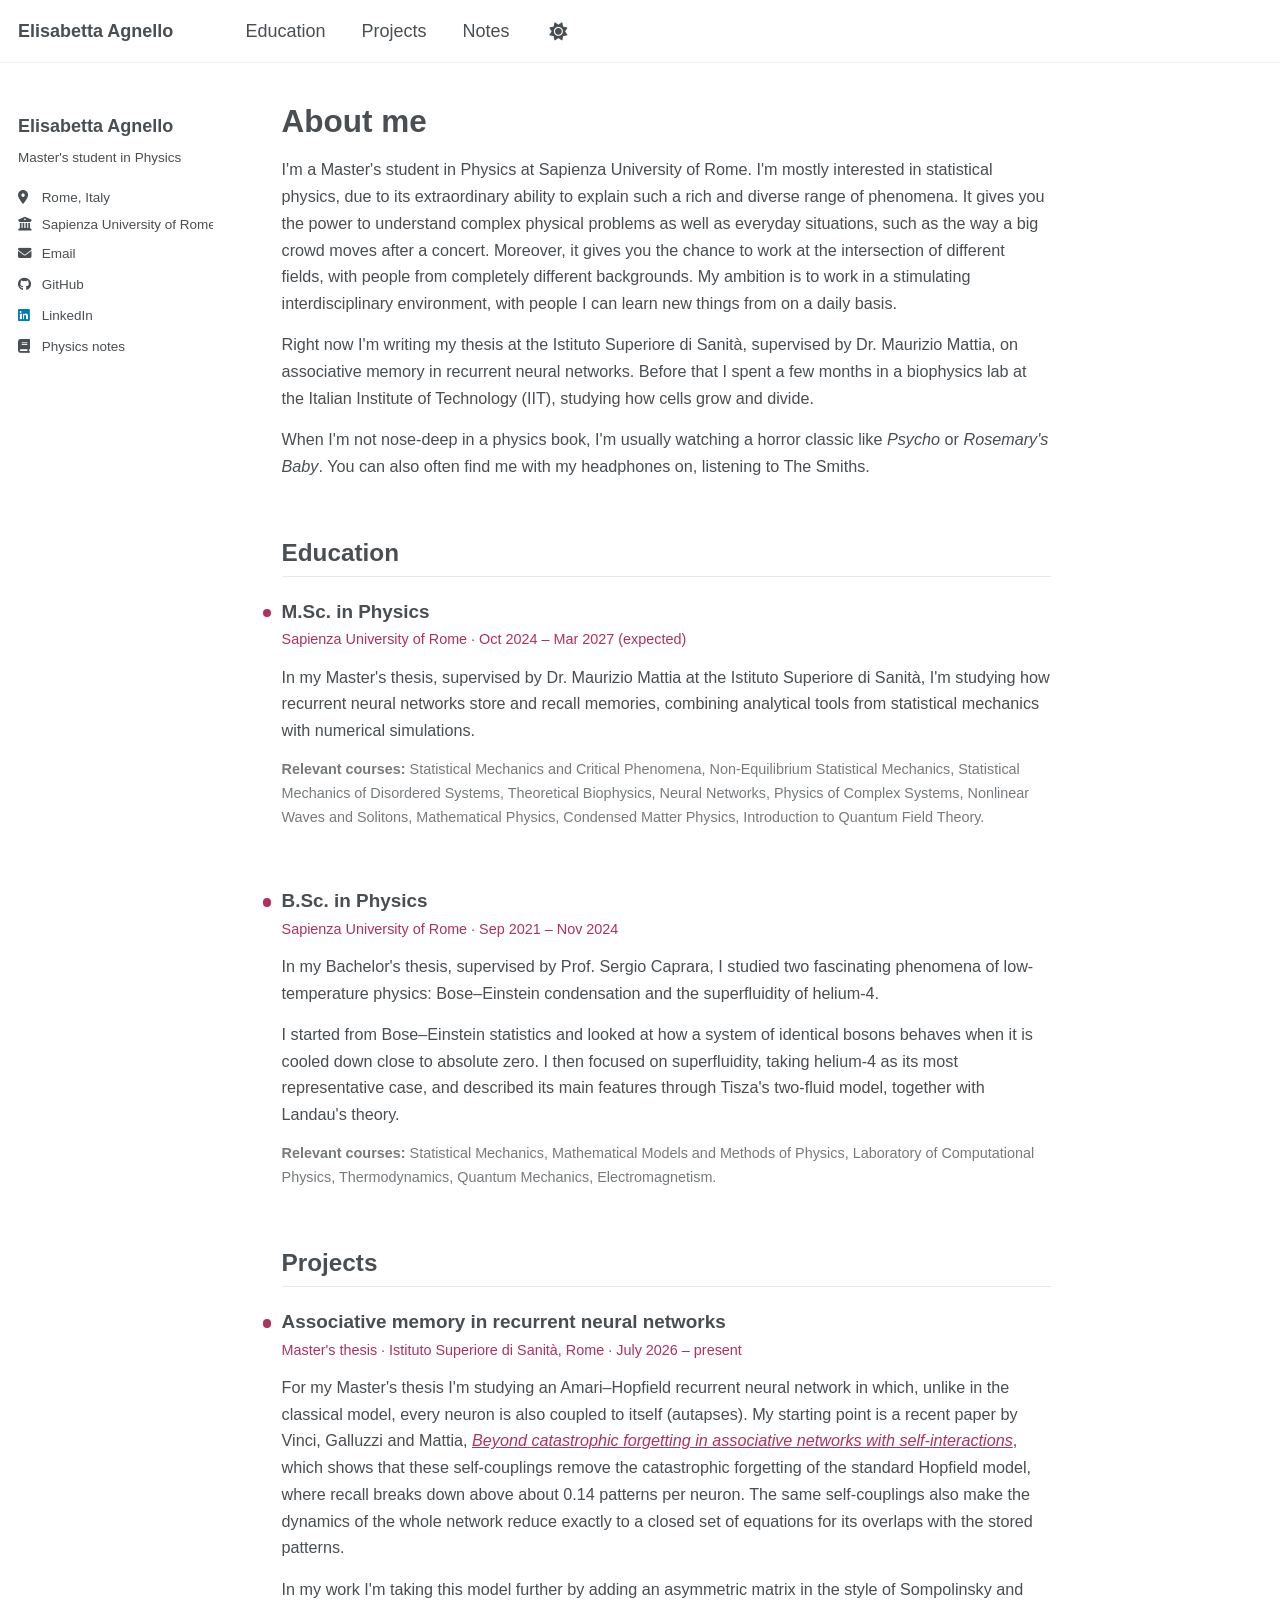
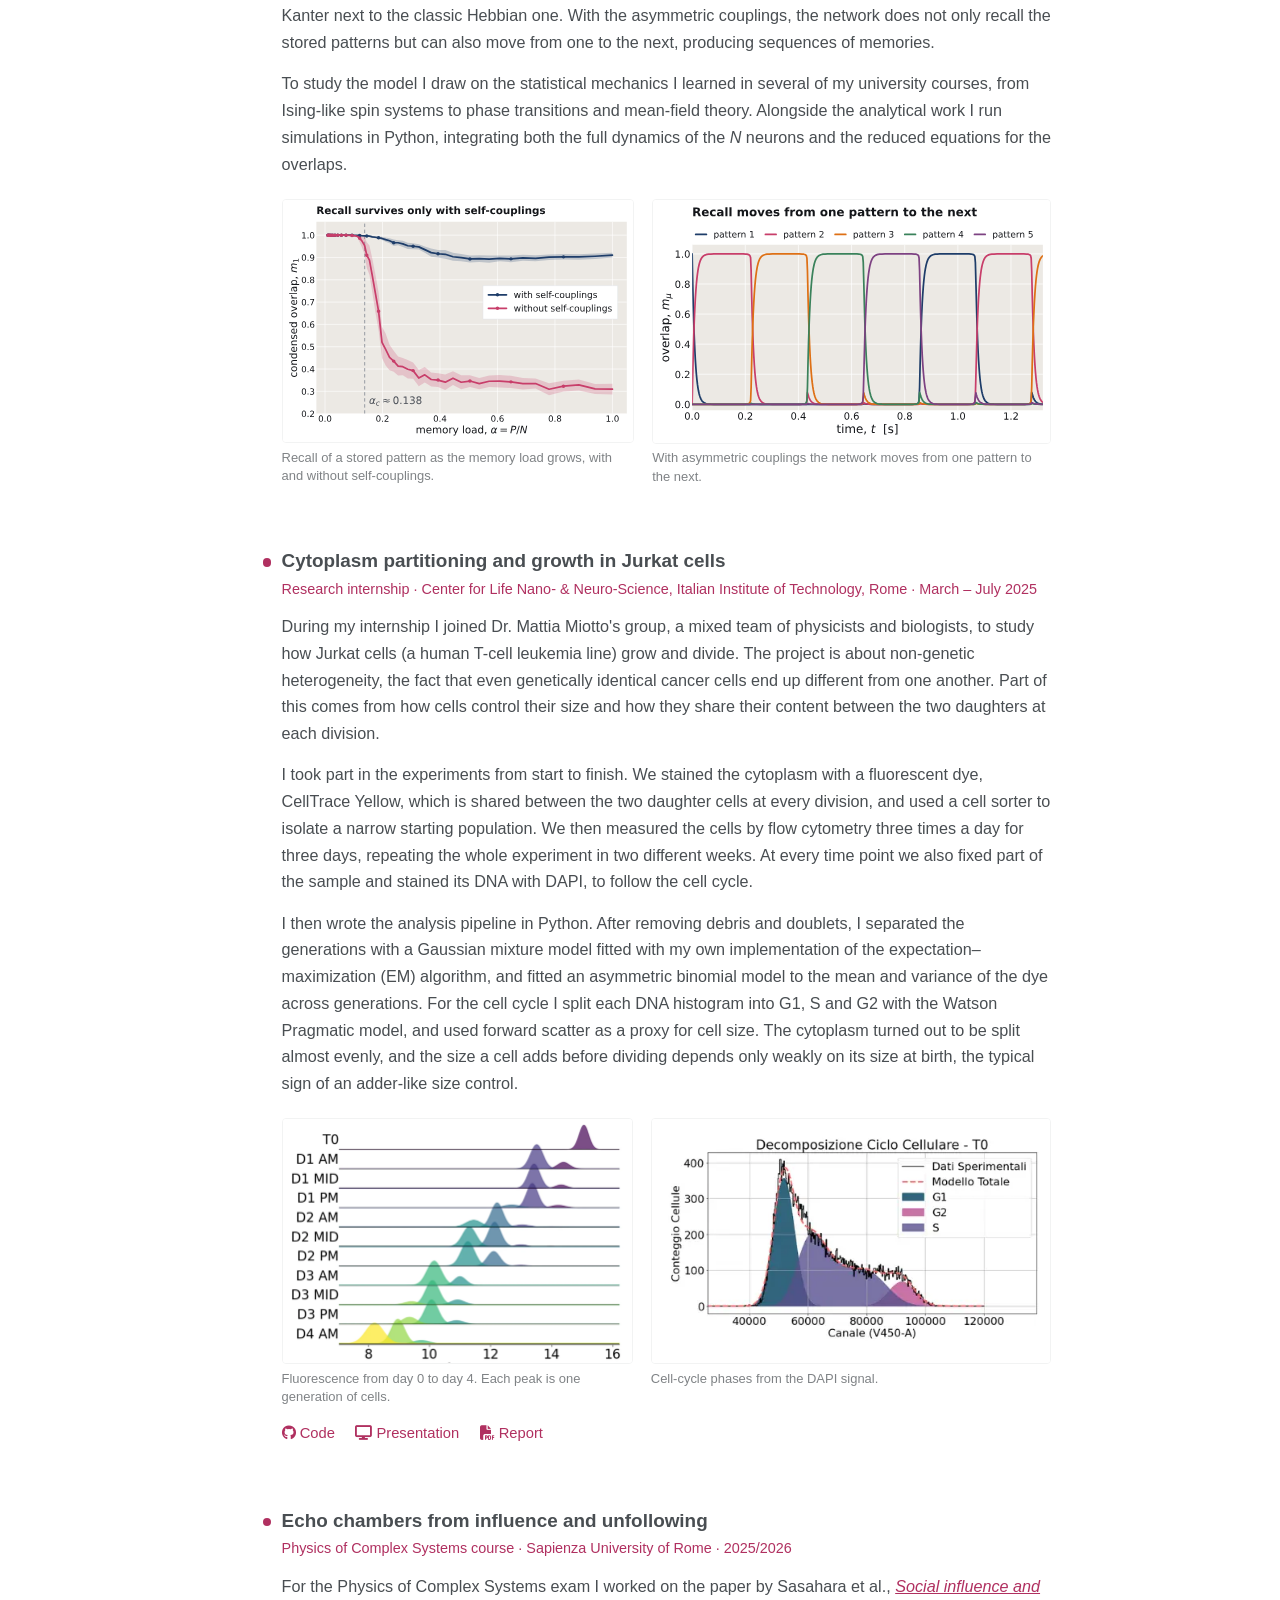
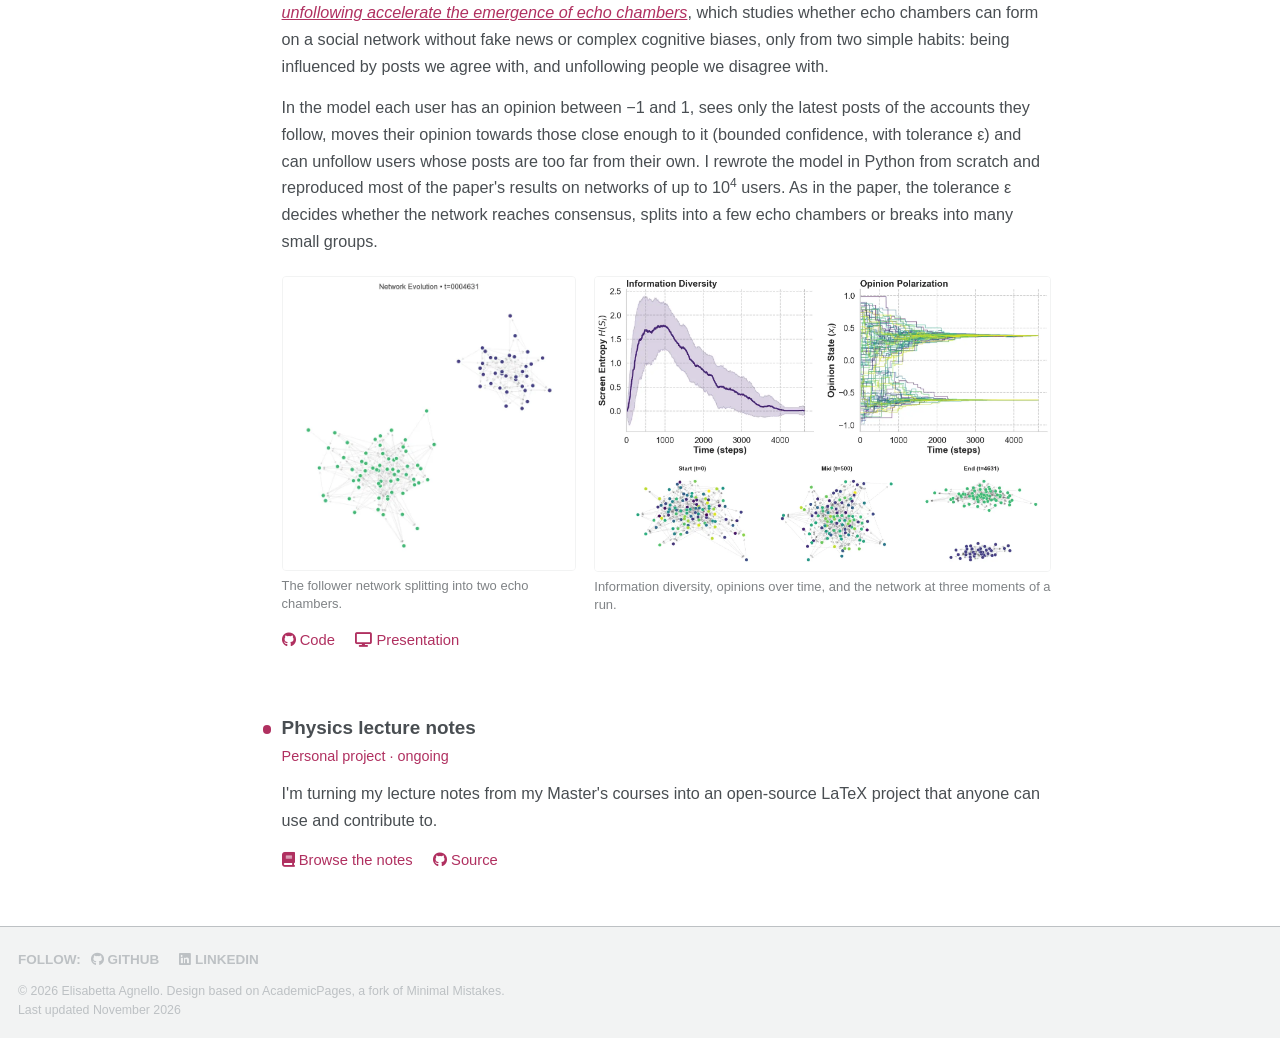
<file: index.html>
<!doctype html>
<html lang="en">
<head>
  <meta charset="utf-8">
  <meta name="viewport" content="width=device-width, initial-scale=1">
  <title>Elisabetta Agnello</title>
  <meta name="description" content="Elisabetta Agnello, Master's student in Physics at Sapienza University of Rome. Statistical physics and complex systems, applied to neural, biological and social systems.">
  <meta name="author" content="Elisabetta Agnello">
  <meta property="og:title" content="Elisabetta Agnello">
  <meta property="og:description" content="Master's student in Physics at Sapienza University of Rome. Statistical physics and complex systems, applied to neural, biological and social systems.">
  <meta property="og:type" content="profile">
  <meta property="og:url" content="https://elisabettagnello.github.io/">
  <link rel="canonical" href="https://elisabettagnello.github.io/">
  <link rel="icon" href="favicon.svg" type="image/svg+xml">
  <link rel="icon" href="favicon-32.png" type="image/png" sizes="32x32">
  <link rel="apple-touch-icon" href="apple-touch-icon.png">
  <script>
    // Apply the saved or system colour theme before the page is drawn, to avoid a flash.
    (function () {
      var t = null;
      try { t = localStorage.getItem('theme'); } catch (e) {}
      if (t !== 'dark' && t !== 'light') t = window.matchMedia && matchMedia('(prefers-color-scheme: dark)').matches ? 'dark' : 'light';
      if (t === 'dark') document.documentElement.setAttribute('data-theme', 'dark');
    })();
  </script>
  <link rel="stylesheet" href="assets/css/main.css">
  <link rel="stylesheet" href="assets/css/fontawesome.css">
  <link rel="stylesheet" href="assets/css/custom.css">
  <script src="assets/js/site.js" defer></script>
</head>
<body>

  <div class="masthead">
    <div class="masthead__inner-wrap">
      <div class="masthead__menu">
        <nav id="site-nav" class="greedy-nav">
          <ul class="visible-links">
            <li class="masthead__menu-item masthead__menu-item--lg persist"><a href="#top">Elisabetta Agnello</a></li>
            <li class="masthead__menu-item"><a href="#education">Education</a></li>
            <li class="masthead__menu-item"><a href="#projects">Projects</a></li>
            <li class="masthead__menu-item"><a href="https://elisabettagnello.github.io/elisabetta-physics-notes/">Notes</a></li>
            <li id="theme-toggle" class="masthead__menu-item persist tail">
              <button type="button" aria-label="Switch between light and dark theme"><i id="theme-icon" class="fa-solid fa-sun" aria-hidden="true"></i></button>
            </li>
          </ul>
        </nav>
      </div>
    </div>
  </div>

  <div id="main" role="main">

    <div class="sidebar sticky">
      <div itemscope itemtype="http://schema.org/Person">
        <!-- To add a photo: save it as assets/img/profile.jpg and remove the comment marks around the next block.
        <div class="author__avatar">
          <img src="assets/img/profile.jpg" class="author__avatar" alt="Elisabetta Agnello">
        </div>
        -->
        <div class="author__content">
          <h3 class="author__name" itemprop="name">Elisabetta Agnello</h3>
          <p class="author__bio">Master's student in Physics</p>
        </div>
        <div class="author__urls-wrapper">
          <button class="btn btn--inverse" type="button">Follow</button>
          <ul class="author__urls social-icons">
            <li class="author__desktop"><i class="fas fa-fw fa-location-dot icon-pad-right" aria-hidden="true"></i>Rome, Italy</li>
            <li class="author__desktop"><i class="fas fa-fw fa-building-columns icon-pad-right" aria-hidden="true"></i>Sapienza University of Rome</li>
            <li><a href="mailto:agnelloe24@gmail.com"><i class="fas fa-fw fa-envelope icon-pad-right" aria-hidden="true"></i>Email</a></li>
            <li><a href="https://github.com/elisabettagnello"><i class="fab fa-fw fa-github icon-pad-right" aria-hidden="true"></i>GitHub</a></li>
            <li><a href="https://www.linkedin.com/in/elisabetta-agnello"><i class="fab fa-fw fa-linkedin icon-pad-right" aria-hidden="true"></i>LinkedIn</a></li>
            <li><a href="https://elisabettagnello.github.io/elisabetta-physics-notes/"><i class="fas fa-fw fa-book icon-pad-right" aria-hidden="true"></i>Physics notes</a></li>
          </ul>
        </div>
      </div>
    </div>

    <article class="page" id="top">
      <div class="page__inner-wrap">
        <header>
          <h1 class="page__title">About me</h1>
        </header>

        <section class="page__content">
          <p>I'm a Master's student in Physics at Sapienza University of Rome. I'm mostly interested in statistical physics, due to its extraordinary ability to explain such a rich and diverse range of phenomena. It gives you the power to understand complex physical problems as well as everyday situations, such as the way a big crowd moves after a concert. Moreover, it gives you the chance to work at the intersection of different fields, with people from completely different backgrounds. My ambition is to work in a stimulating interdisciplinary environment, with people I can learn new things from on a daily basis.</p>
          <p>Right now I'm writing my thesis at the Istituto Superiore di Sanità, supervised by Dr. Maurizio Mattia, on associative memory in recurrent neural networks. Before that I spent a few months in a biophysics lab at the Italian Institute of Technology (IIT), studying how cells grow and divide.</p>

          <p>When I'm not nose-deep in a physics book, I'm usually watching a horror classic like <em>Psycho</em> or <em>Rosemary's Baby</em>. You can also often find me with my headphones on, listening to The Smiths.</p>
          

          <h2 id="education">Education</h2>

          <h3>M.Sc. in Physics</h3>
          <p class="sub">Sapienza University of Rome &middot; Oct 2024 – Mar 2027 (expected)</p>
          <p>In my Master's thesis, supervised by Dr. Maurizio Mattia at the Istituto Superiore di Sanità, I'm studying how recurrent neural networks store and recall memories, combining analytical tools from statistical mechanics with numerical simulations.</p>
          <p class="small"><strong>Relevant courses:</strong> Statistical Mechanics and Critical Phenomena, Non-Equilibrium Statistical Mechanics, Statistical Mechanics of Disordered Systems, Theoretical Biophysics, Neural Networks, Physics of Complex Systems, Nonlinear Waves and Solitons, Mathematical Physics, Condensed Matter Physics, Introduction to Quantum Field Theory.</p>

          <h3>B.Sc. in Physics</h3>
          <p class="sub">Sapienza University of Rome &middot; Sep 2021 – Nov 2024</p>

          <p>In my Bachelor's thesis, supervised by Prof. Sergio Caprara, I studied two fascinating phenomena of low-temperature physics: Bose–Einstein condensation and the superfluidity of helium-4. </p>
          <p>I started from Bose–Einstein statistics and looked at how a system of identical bosons behaves when it is cooled down close to absolute zero. I then focused on superfluidity, taking helium-4 as its most representative case, and described its main features through Tisza's two-fluid model, together with Landau's theory.</p>

          <p class="small"><strong>Relevant courses:</strong> Statistical Mechanics, Mathematical Models and Methods of Physics, Laboratory of Computational Physics, Thermodynamics, Quantum Mechanics, Electromagnetism.</p>

          <h2 id="projects">Projects</h2>

          <div class="project">
            <h3>Associative memory in recurrent neural networks</h3>
            <p class="sub">Master's thesis &middot; Istituto Superiore di Sanità, Rome &middot; July 2026 &ndash; present</p>
            <p>For my Master's thesis I'm studying an Amari&ndash;Hopfield recurrent neural network in which, unlike in the classical model, every neuron is also coupled to itself (autapses). My starting point is a recent paper by Vinci, Galluzzi and Mattia, <a href="https://arxiv.org/abs/2504.04560" target="_blank" rel="noopener"><em>Beyond catastrophic forgetting in associative networks with self-interactions</em></a>, which shows that these self-couplings remove the catastrophic forgetting of the standard Hopfield model, where recall breaks down above about 0.14 patterns per neuron. The same self-couplings also make the dynamics of the whole network reduce exactly to a closed set of equations for its overlaps with the stored patterns.</p>

            <p>In my work I'm taking this model further by adding an asymmetric matrix in the style of Sompolinsky and Kanter next to the classic Hebbian one. With the asymmetric couplings, the network does not only recall the stored patterns but can also move from one to the next, producing sequences of memories.</p>

            <p>To study the model I draw on the statistical mechanics I learned in several of my university courses, from Ising-like spin systems to phase transitions and mean-field theory. Alongside the analytical work I run simulations in Python, integrating both the full dynamics of the <em>N</em> neurons and the reduced equations for the overlaps.</p>
                        <div class="gallery">
              <figure style="--r: 1.45">
                <a href="assets/img/recall.svg"><img src="assets/img/recall.svg" alt="Condensed overlap as a function of memory load. With self-couplings the overlap stays around 0.9 well beyond the classical capacity of about 0.138; without them it drops sharply." width="815" height="563" loading="lazy"></a>
                <figcaption>Recall of a stored pattern as the memory load grows, with and without self-couplings.</figcaption>
              </figure>
              <figure style="--r: 1.64">
                <a href="assets/img/sequence.svg"><img src="assets/img/sequence.svg" alt="Overlaps with five stored patterns over time: each one rises to 1 and then drops as the next one is recalled, in sequence." width="803" height="491" loading="lazy"></a>
                <figcaption>With asymmetric couplings the network moves from one pattern to the next.</figcaption>
              </figure>
            </div>
          </div>


          <div class="project">
            <h3>Cytoplasm partitioning and growth in Jurkat cells</h3>
            <p class="sub">Research internship &middot; Center for Life Nano- &amp; Neuro-Science, Italian Institute of Technology, Rome &middot; March &ndash; July 2025</p>
            <p>During my internship I joined Dr. Mattia Miotto's group, a mixed team of physicists and biologists, to study how Jurkat cells (a human T-cell leukemia line) grow and divide. The project is about non-genetic heterogeneity, the fact that even genetically identical cancer cells end up different from one another. Part of this comes from how cells control their size and how they share their content between the two daughters at each division.</p>

            <p>I took part in the experiments from start to finish. We stained the cytoplasm with a fluorescent dye, CellTrace Yellow, which is shared between the two daughter cells at every division, and used a cell sorter to isolate a narrow starting population. We then measured the cells by flow cytometry three times a day for three days, repeating the whole experiment in two different weeks. At every time point we also fixed part of the sample and stained its DNA with DAPI, to follow the cell cycle.</p>

            <p>I then wrote the analysis pipeline in Python. After removing debris and doublets, I separated the generations with a Gaussian mixture model fitted with my own implementation of the expectation&ndash;maximization (EM) algorithm, and fitted an asymmetric binomial model to the mean and variance of the dye across generations. For the cell cycle I split each DNA histogram into G1, S and G2 with the Watson Pragmatic model, and used forward scatter as a proxy for cell size. The cytoplasm turned out to be split almost evenly, and the size a cell adds before dividing depends only weakly on its size at birth, the typical sign of an adder-like size control.</p>
            
            <div class="gallery">
              <figure style="--r: 1.43">
                <a href="assets/img/jurkat-generations.webp"><img src="assets/img/jurkat-generations.webp" alt="Ridgeline plot of fluorescence intensity from day 0 to day 4. The peaks move to lower intensity and split as new generations of cells appear." width="1400" height="978" loading="lazy"></a>
                <figcaption>Fluorescence from day 0 to day 4. Each peak is one generation of cells.</figcaption>
              </figure>
              <figure style="--r: 1.63">
                <a href="assets/img/watson-pragmatic.webp"><img src="assets/img/watson-pragmatic.webp" alt="DNA content histograms at four time points, each split into G1, S and G2 phases by the fitted model." width="1200" height="1110" loading="lazy"></a>
              <figcaption>Cell-cycle phases from the DAPI signal.</figcaption>
              </figure>
            </div>
            <p class="links"><a href="https://github.com/elisabettagnello/jurkat-cell-division"><i class="fab fa-github" aria-hidden="true"></i> Code</a> <a href="https://elisabettagnello.github.io/jurkat-cell-division/presentation/"><i class="fas fa-display" aria-hidden="true"></i> Presentation</a> <a href="https://elisabettagnello.github.io/jurkat-cell-division/report/Internship_report_IIT.pdf"><i class="fas fa-file-pdf" aria-hidden="true"></i> Report</a></p>
          </div>

          <div class="project">
            <h3>Echo chambers from influence and unfollowing</h3>
            <p class="sub">Physics of Complex Systems course &middot; Sapienza University of Rome &middot; 2025/2026</p>
            <p>For the Physics of Complex Systems exam I worked on the paper by Sasahara et al., <a href="https://doi.org/10.1007/s42001-020-00084-7" target="_blank" rel="noopener"><em>Social influence and unfollowing accelerate the emergence of echo chambers</em></a>, which studies whether echo chambers can form on a social network without fake news or complex cognitive biases, only from two simple habits: being influenced by posts we agree with, and unfollowing people we disagree with.</p>

            <p>In the model each user has an opinion between &minus;1 and 1, sees only the latest posts of the accounts they follow, moves their opinion towards those close enough to it (bounded confidence, with tolerance &epsilon;) and can unfollow users whose posts are too far from their own. I rewrote the model in Python from scratch and reproduced most of the paper's results on networks of up to 10<sup>4</sup> users. As in the paper, the tolerance &epsilon; decides whether the network reaches consensus, splits into a few echo chambers or breaks into many small groups.</p>
            <div class="gallery">
              <figure style="--r: 1">
                <video autoplay muted loop playsinline preload="metadata" poster="assets/img/echo-network.webp" width="720" height="720" aria-label="Animation of the follower network: agents with mixed opinions slowly separate into two disconnected groups.">
                  <source src="assets/img/echo-network.mp4" type="video/mp4">
                </video>
                <figcaption>The follower network splitting into two echo chambers.</figcaption>
              </figure>
              <figure style="--r: 1.55">
                <a href="assets/img/polarization.webp"><img src="assets/img/polarization.webp" alt="Top: screen entropy rising and then falling to zero over time, and individual opinions converging into two groups. Bottom: the follower network at the start, midway and at the end, when it has split into two separate clusters." width="1509" height="974" loading="lazy"></a>
              <figcaption>Information diversity, opinions over time, and the network at three moments of a run.</figcaption>
              </figure>
            </div>
            <p class="links"><a href="https://github.com/elisabettagnello/echo-chambers-dynamics"><i class="fab fa-github" aria-hidden="true"></i> Code</a> <a href="https://elisabettagnello.github.io/echo-chambers-dynamics/presentation/"><i class="fas fa-display" aria-hidden="true"></i> Presentation</a></p>
          </div>

          <div class="project">
            <h3>Physics lecture notes</h3>
            <p class="sub">Personal project &middot; ongoing</p>
            <p>I'm turning my lecture notes from my Master's courses into an open-source LaTeX project that anyone can use and contribute to.</p>
            <p class="links"><a href="https://elisabettagnello.github.io/elisabetta-physics-notes/"><i class="fas fa-book" aria-hidden="true"></i> Browse the notes</a> <a href="https://github.com/elisabettagnello/elisabetta-physics-notes"><i class="fab fa-github" aria-hidden="true"></i> Source</a></p>
          </div>
          
        </section>
      </div>
    </article>
  </div>

  <div class="page__footer">
    <footer>
      <div class="page__footer-follow">
        <ul class="social-icons">
          <li><strong>Follow:</strong></li>
          <li><a href="https://github.com/elisabettagnello"><i class="fab fa-github" aria-hidden="true"></i> GitHub</a></li>
          <li><a href="https://www.linkedin.com/in/elisabetta-agnello"><i class="fab fa-linkedin" aria-hidden="true"></i> LinkedIn</a></li>
        </ul>
      </div>
      <div class="page__footer-copyright">&copy; 2026 Elisabetta Agnello. Design based on <a href="https://github.com/academicpages/academicpages.github.io">AcademicPages</a>, a fork of <a href="https://mademistakes.com/work/minimal-mistakes-jekyll-theme/" rel="nofollow">Minimal Mistakes</a>.<br>Last updated November 2026</div>
    </footer>
  </div>

</body>
</html>
</file>
<file: assets/css/custom.css>
/* Personal adjustments on top of the AcademicPages styles (main.css). */

/* ---------- Colours ---------- */
:root {
  --global-link-color: #b03060;
  --global-link-color-hover: #7f1f45;
  --global-link-color-visited: #b03060;
  --accent-sub: #b03060;
  --divider: rgba(0, 0, 0, 0.09);
}
html[data-theme=dark] {
  --global-link-color: #f48fb8;
  --global-link-color-hover: #ffc2da;
  --global-link-color-visited: #f48fb8;
  --global-masthead-link-color-hover: #f48fb8;
  --accent-sub: #f48fb8;
  --divider: rgba(255, 255, 255, 0.14);
}

/* ---------- Theme toggle ---------- */
#theme-toggle button { background: none; border: 0; padding: 0 .25em; color: var(--global-masthead-link-color); cursor: pointer; font-size: 1.05em; }
#theme-toggle button:hover { color: var(--global-link-color); }

/* ---------- Scrolling ---------- */
html { scroll-behavior: smooth; }
@media (prefers-reduced-motion: reduce) { html { scroll-behavior: auto; } }
.page__content h2, .page__title { scroll-margin-top: 80px; }

/* ---------- Type scale ---------- */
.page__title { font-size: 1.75em; font-weight: 700; margin-bottom: .6em; }
.page__content p, .page__content li { font-size: .9em; line-height: 1.65; }
.page__content p { margin: 0 0 .9em; }

/* Section titles (Education, Projects, Skills) */
.page__content h2 {
  font-size: 1.35em;
  font-weight: 700;
  margin: 2.4em 0 1em;
  padding-bottom: .35em;
  border-bottom: 1px solid var(--divider);
}

/* Entry titles (degrees, projects): small pink dot in front */
.page__content h3 {
  position: relative;
  font-size: 1.05em;
  font-weight: 600;
  margin: 0 0 .25em;
}
.page__content h3::before {
  content: "";
  position: absolute;
  left: -1em;
  top: .42em;
  width: .45em;
  height: .45em;
  border-radius: 50%;
  background: var(--accent-sub);
}

/* Subtitle under each entry (institution, dates) and secondary text */
.page__content .sub { margin: 0 0 .8em; font-size: .8em; color: var(--accent-sub); }
.page__content .small { font-size: .8em; color: var(--global-text-color); opacity: .75; }

/* Thin divider between entries of the same section */
.page__content > h3 { margin-top: 1.6em; padding-top: 1.6em;}
.page__content > h2 + h3 { margin-top: 0; padding-top: 0; border-top: 0; }
.page__content > h3::before { top: calc(1.6em + .42em); }
.page__content > h2 + h3::before { top: .42em; }
.project + .project { margin-top: 1.8em; padding-top: 1.8em;}

/* Skills list: pink bullets */
.page__content ul { padding-left: 1.2em; }
.page__content ul li::marker { color: var(--accent-sub); }
.page__content li { margin-bottom: .35em; }

/* ---------- Projects ---------- */
.page__content .links { font-size: .82em; margin-bottom: 0; }
.page__content .links a { margin-right: 1.1em; text-decoration: none; }
.page__content .links a:hover { text-decoration: underline; }

/* Figures: one or two side by side, same height */
.gallery { display: flex; gap: 1em; margin: 1.2em 0 .8em; }
.gallery figure { flex: var(--r, 1) 1 0; min-width: 0; margin: 0; display: block; }
.gallery img, .gallery video { display: block; width: 100%; height: auto; margin: 0; border: 1px solid var(--global-border-color); border-radius: 4px; background: #fff; }
.gallery img.dark { background: #0b0f2a; }
.gallery figcaption { margin: .45em 0 0; font-size: .72em; line-height: 1.4; color: var(--global-text-color); opacity: .7; text-align: left; font-family: inherit; }
@media (max-width: 600px) {
  .gallery { flex-direction: column; }
  .gallery figure { flex: none; }
}

/* ---------- Footer ---------- */
.page__footer { position: relative; bottom: auto; }

/* ---------- Small screens ---------- */
@media (max-width: 600px) {
  .page__content h3 { padding-left: .9em; }
  .page__content h3::before { left: 0; }
  .greedy-nav { overflow-x: auto; -webkit-overflow-scrolling: touch; }
  .greedy-nav .visible-links li { white-space: nowrap; }
  .greedy-nav a, .greedy-nav #theme-toggle > button { margin: 0 .55rem; font-size: .9em; }
  .greedy-nav .visible-links li:first-child a { margin-left: 0; }
}
</file>
